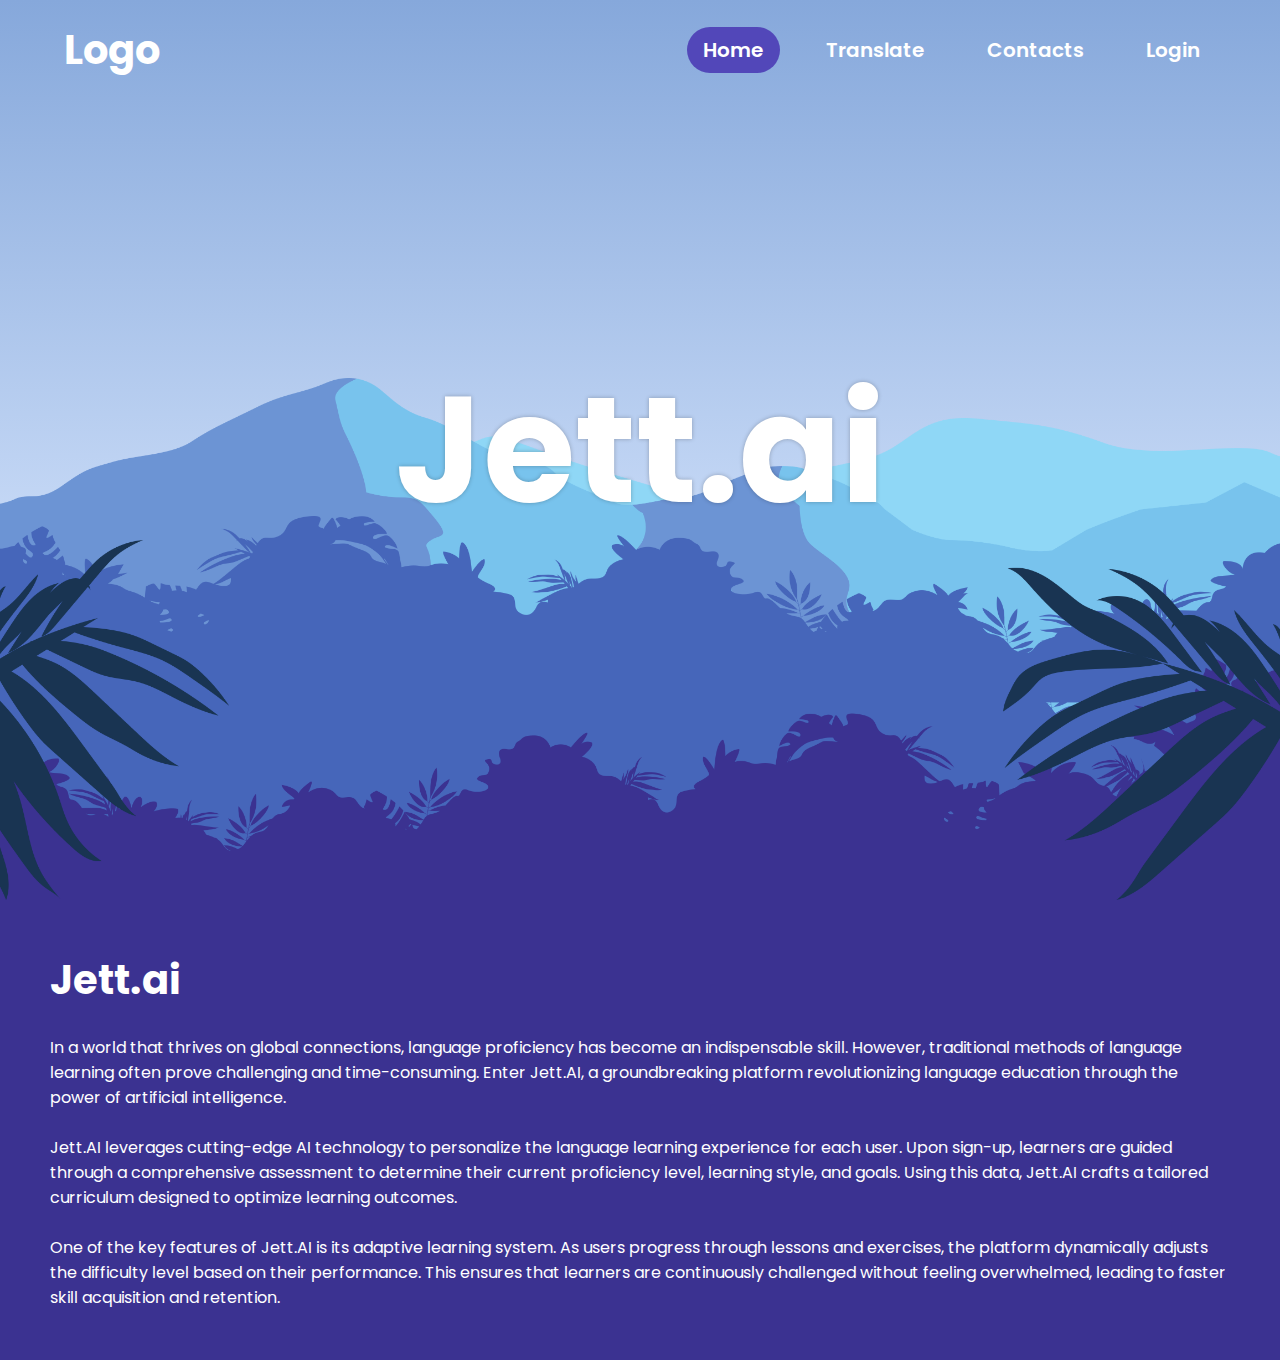
<file: Jett-ai/templates/index.html>
<!DOCTYPE html>
<html lang="en">
  <head>
    <meta charset="UTF-8" />
    <meta name="viewport" content="width=device-width, initial-scale=1.0" />
    <title>Jett.ai</title>
    <link rel="stylesheet" href="style.css" />
  </head>
  <body>
    <header>
      <h1>Logo</h1>
      <nav>
        <a href="#" class="active">Home</a>
        <a href="nf.html">Translate</a>
        <a href="#">Contacts</a>
        <a href="in.html">Login</a>
      </nav>
    </header>

    <section class="home">
      <img src="assets/mount2.png" class="mount2" />
      <img src="assets/mount1.png" class="mount1" />
      <img src="assets/bush2.png" class="bush2" />

      <h1 class="title">Jett.ai</h1>

      <img src="assets/bush1.png" class="bush1" />
      <img src="assets/leaf2.png" class="leaf2" />
      <img src="assets/leaf1.png" class="leaf1" />
    </section>

    <section class="about">
      <h1>Jett.ai</h1>
      <br />
      <p>
        In a world that thrives on global connections, language proficiency has
        become an indispensable skill. However, traditional methods of language
        learning often prove challenging and time-consuming. Enter Jett.AI, a
        groundbreaking platform revolutionizing language education through the
        power of artificial intelligence.
      </p>
      <br />
      Jett.AI leverages cutting-edge AI technology to personalize the language
      learning experience for each user. Upon sign-up, learners are guided
      through a comprehensive assessment to determine their current proficiency
      level, learning style, and goals. Using this data, Jett.AI crafts a
      tailored curriculum designed to optimize learning outcomes. <br />

      <br />One of the key features of Jett.AI is its adaptive learning system. As
      users progress through lessons and exercises, the platform dynamically
      adjusts the difficulty level based on their performance. This ensures that
      learners are continuously challenged without feeling overwhelmed, leading
      to faster skill acquisition and retention.
    </section> 

    <script src="script.js"></script>
  </body>
</html>
</file>
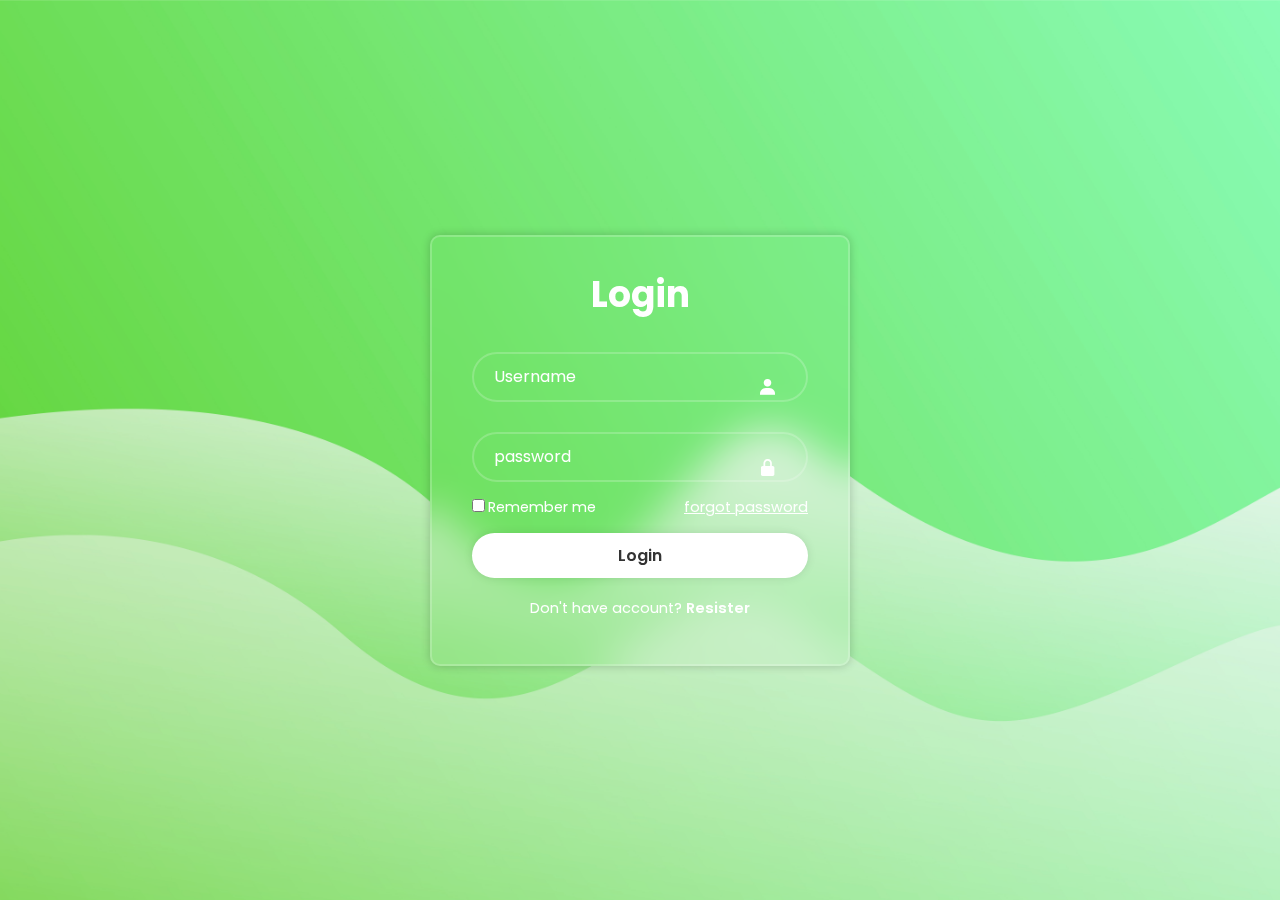
<file: Jett-ai/templates/in.html>
<!DOCTYPE html>
<html lang="en">
<head>
    <meta charset="UTF-8">
    <meta name="viewport" content="width=device-width, initial-scale=1.0">
    <title>Speech Recognition</title>
    <link rel="stylesheet" href="ss.css">
	<link href='https://unpkg.com/boxicons@2.1.4/css/boxicons.min.css' rel='stylesheet'>
</head>
<body>
	<div class="wrapper">
		<form action="http://127.0.0.1:5000">
			<h1>Login</h1>
			<div class="input-box">
				<input type="text" placeholder="Username" required>
				<i class='bx bxs-user'></i>
			</div>
			<div class="input-box">
				<input type="password"
				placeholder="password" required>
				<i class='bx bxs-lock-alt'></i>
			</div>
			<div class="remember-forgot">
				<label><input type="checkbox">Remember me</label>
				<a href="#">forgot password</a>
			</div>
			<button class="btn">Login</button>
			<div class="register-link">
				<p>Don't have account?
					<a href="#">Resister</a>
				</p>
			</div>
		</form>
	</div>
</body>
</html>
</file>
<file: Jett-ai/templates/style.css>
@import url('https://fonts.googleapis.com/css2?family=Poppins:wght@400;600;700&display=swap');

* {
    margin: 0;
    padding: 0;
    box-sizing: border-box;
    font-family: 'Poppins', sans-serif;
}

header {
    display: flex;
    justify-content: space-between;
    align-items: center;
    height: 100px;
    padding: 0 5%;
    position: absolute;
    width: 100%;
    z-index: 100;
}
header h1 {
    font-size: 40px;
    color: white;
}
header nav {
    display: flex;
    gap: 30px;
}
header nav a {
    text-decoration: none;
    font-size: 20px;
    font-weight: 600;
    padding: 8px 16px;
    border-radius: 99px;
    transition: 0.3s;
    color: white;
}
header nav a.active {
    background: #5247B9;
}
header nav a:hover {
    background: #5247B9;
}
header nav:hover > a:not(:hover) {
    background: none;
}

.home {
    display: flex;
    height: 100dvh;
    background: linear-gradient(to top, #D2E2FB 30%, #86A8DB);
    position: relative;
    overflow: hidden;
}

.home img {
    position: absolute;
    bottom: 0;
    width: 100%;
    pointer-events: none;
}

.home .title {
    position: absolute;
    top: 50%;
    left: 50%;
    transform: translate(-50%, -50%);
    color: white;
    font-size: 150px;
    text-shadow: 0px 0px 4px rgba(0, 0, 0, 0.25);
}

.about {
    padding: 50px;
    background: #3B3291;
    color: white;
    position: relative;
    z-index: 100;
}
.about h1 {
    font-size: 40px;
}
</file>
<file: Jett-ai/templates/ss.css>
@import url('https://fonts.googleapis.com/css2?family=Poppins:wght@400;600;700&display=swap');

*{
	margin:0;
	padding:0;
	box-sizing: border-box;
	font-family:"Poppins",sans-serif;
}

body{
	display: flex;
	justify-content: center;
	align-items: center;
	min-height: 100vh;
	background: url('fgti16.jpg')no-repeat;
	background-size: cover;
	background-position: center;
}

.wrapper {
	width: 420px;
	background: transparent;
	border: 2px solid rgba(255,255,255,.2);
	backdrop-filter: blur(20px);
	box-shadow: 0 0 10px rgba(0,0,0,.2);
	color: #fff;
	border-radius: 10px;
	padding: 30px 40px;
}

.wrapper h1{
	font-size: 36px;
	text-align: center;	
}

.wrapper .input-box{
	position: relative;
	width:100%;
	height: 50px;
	margin: 30px 0;
}

.input-box input{
	width:100%;
	height: 100%;
	background: transparent;
	border: none;
	outline: none;
	border:2px solid rgba(255,255,255,.2);
	border-radius: 40px;
	font-size: 16px;
	color: #fff;
	padding: 20px 45px 20px 20px;
}

.input-box input::placeholder {
	color: #fff;
}

.input-box i {
	position:absolute;
	right: 20px;
	top: 50%;
	transform: translate(-50%);
	font-size: 20px;
}

.wrapper .remember-forgot{
	display: flex;
	justify-content: space-between;
	font-size: 14.5px;
	margin: -15px 0 15px;

}

.remember-forgot label input{
	accent-color:  #fff;
	margin-right: 3px;
}

.remember-forgot a{
	color: #fff;
	text-decoration: underline;

}

.remember-forgot a:hover{
	text-decoration: underline;
}
.wrapper .btn{
	width: 100%;
	height: 45px;
	background: #fff;
	border: none;
	outline: none;
	border-radius: 40px;
	box-shadow: 0 0 10px rgba(0,0,0,.1);
	cursor: pointer;
	font-size: 16px;
	color: #333;
	font-weight: 600;
}

.wrapper .register-link{
	font-size: 14.5px;
	text-align: center;
	margin:20px 0 15px;

}

.register-link p a{
	color:#fff;
	text-decoration: none;
	font-weight: 600;
}

.register-link p a:hover{
	text-decoration: underline;

}
@keyframes riseUp {
	from {
	  transform: translateY(100%);
	  opacity: 0;
	}
	to {
	  transform: translateY(0);
	  opacity: 1;
	}
  }
  
  .wrapper {
	/* Your existing styles */
	animation: riseUp 1s ease-in-out; /* Apply the rise up animation */
  }
</file>
